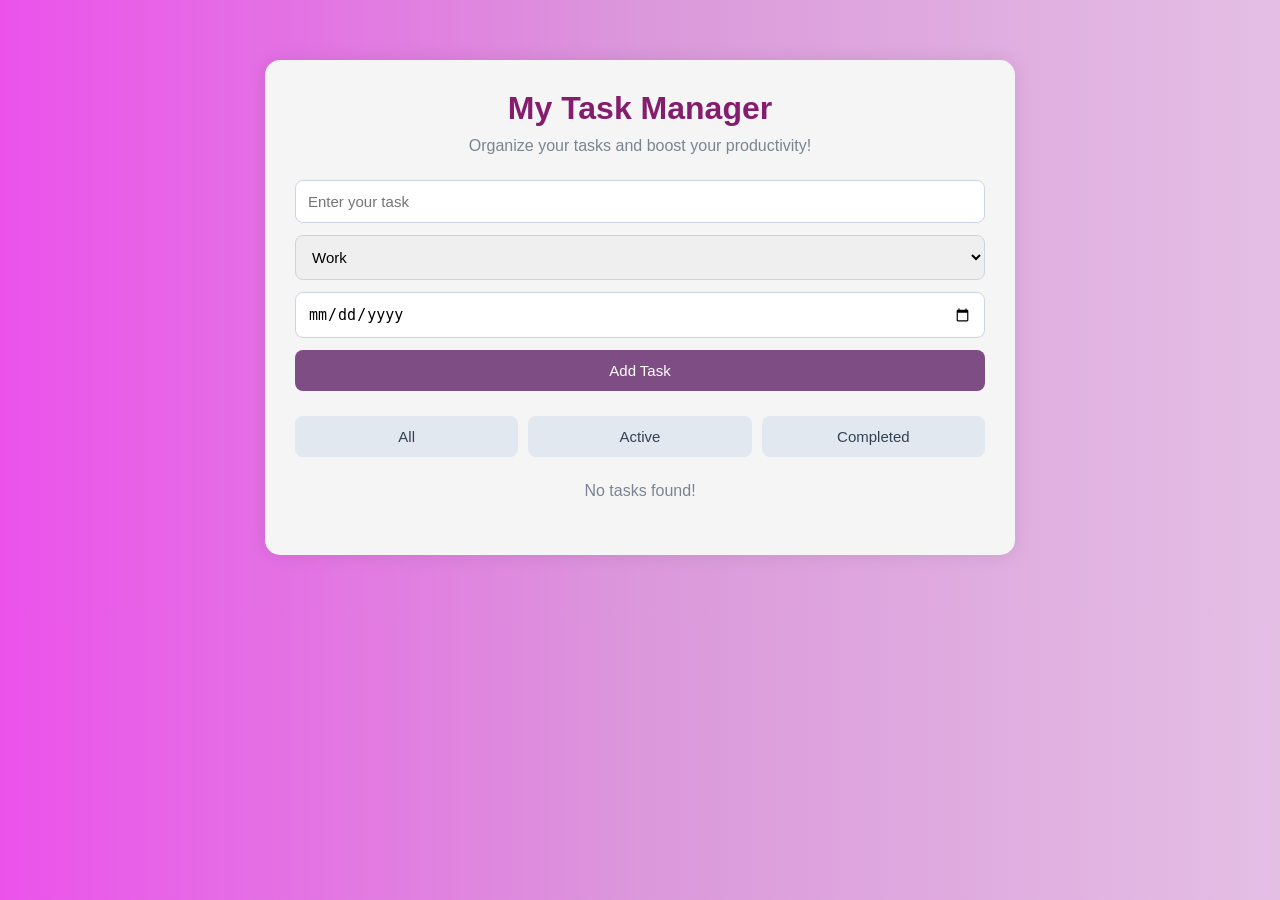
<file: index.html>
<!DOCTYPE html>
<html lang="en">
<head>
    <meta charset="UTF-8">
    <meta name="viewport" content="width=device-width, initial-scale=1.0">
    <title>Dynamic Task Manager</title>
    <link rel="stylesheet" href="style.css">
</head>
<body>

    <div class="container">
        <h1>My Task Manager</h1>
        <p>Organize your tasks and boost your productivity!</p>

        <div class="task-form">
            <input type="text" id="taskInput" placeholder="Enter your task">

            <select id="category">
                <option value="Work">Work</option>
                <option value="Personal">Personal</option>
                <option value="Study">Study</option>
            </select>

            <input type="date" id="dueDate">

            <button id="addTaskBtn">Add Task</button>
        </div>

        <div class="filters">
            <button data-filter="all">All</button>
            <button data-filter="active">Active</button>
            <button data-filter="completed">Completed</button>
        </div>

        <ul id="taskList"></ul>
    </div>

    <script src="script.js"></script>
</body>
</html>
</file>
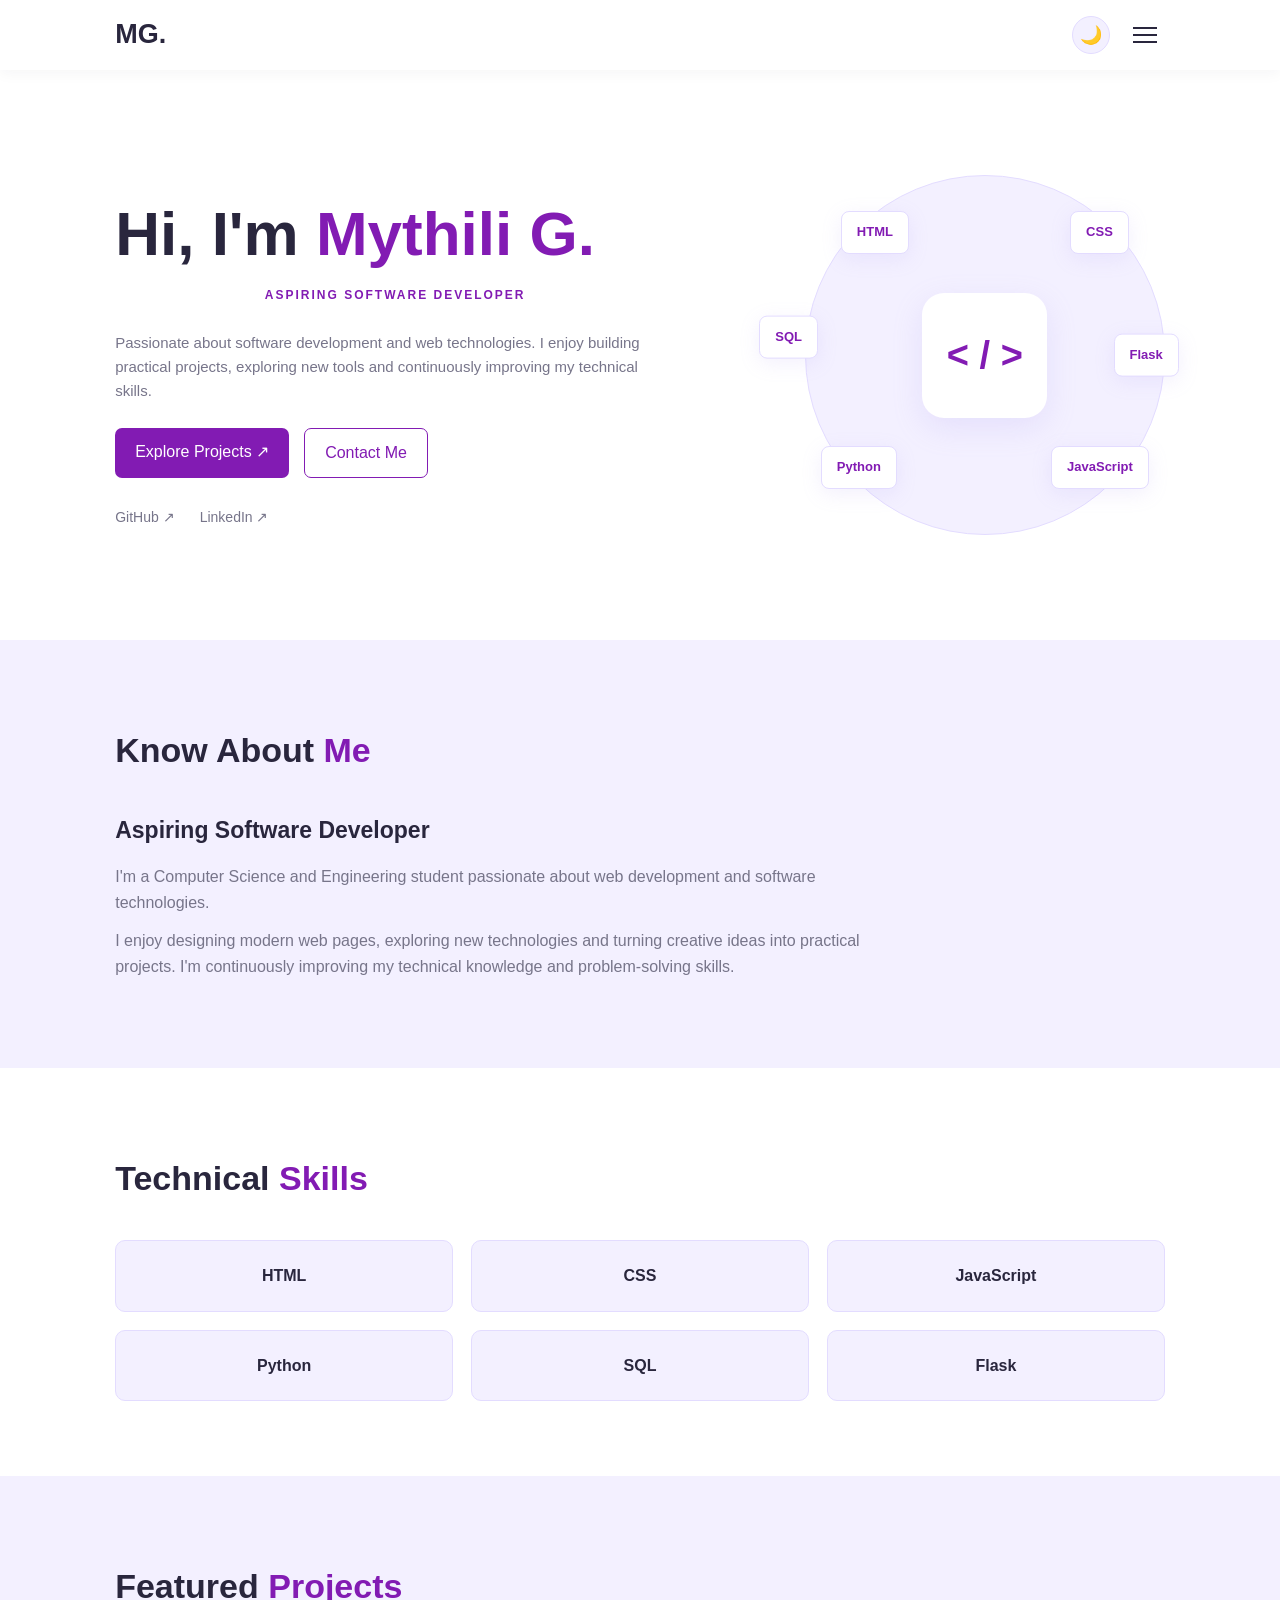
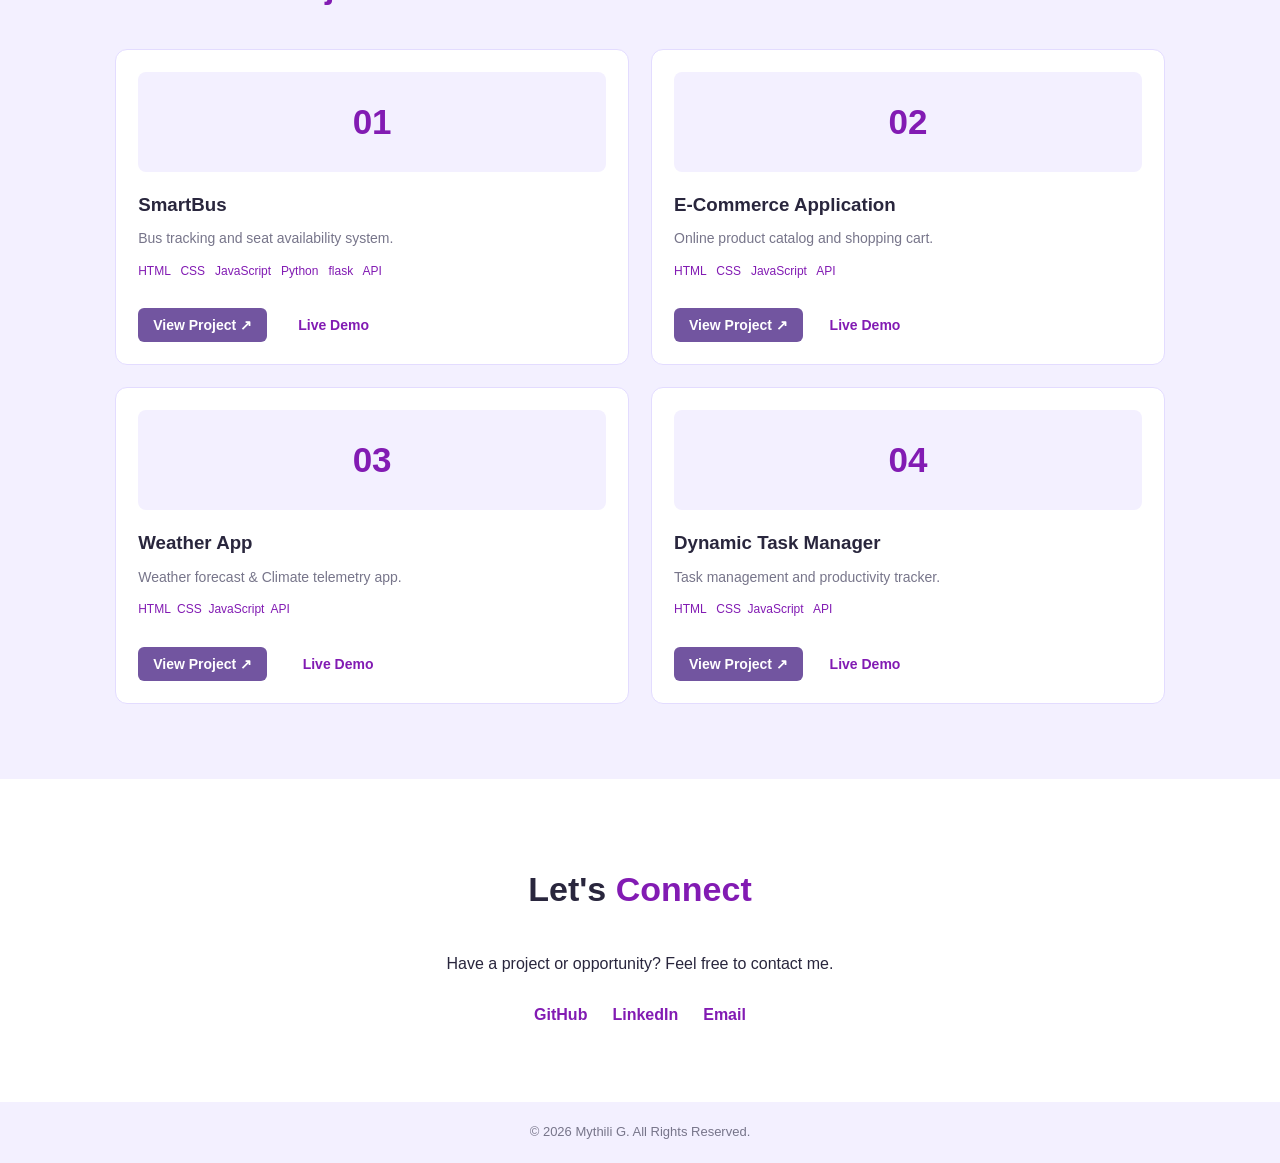
<file: portfolio/index.html>
<!DOCTYPE html>
<html lang="en">
<head>
    <meta charset="UTF-8">
    <meta name="viewport" content="width=device-width, initial-scale=1.0">
    <title>Mythili G | Portfolio</title>
    <link rel="stylesheet" href="style.css">
</head>
<body>
    <header>
    <nav class="navbar">

        <a href="#home" class="logo">MG.</a>

        <div class="nav-links" id="navLinks">
            <a href="#home">Home</a>
            <a href="#about">About</a>
            <a href="#skills">Skills</a>
            <a href="#projects">Projects</a>
            <a href="#contact">Contact</a>
        </div>

        <div class="nav-actions">
            <button class="theme-toggle" id="themeToggle">🌙</button>

            <button class="menu-toggle" id="menuToggle"
                aria-label="Toggle menu" aria-expanded="false">
                <span></span>
                <span></span>
                <span></span>
            </button>
        </div>

    </nav>
</header>

    

    <!-- Home -->
    <section id="home" class="home">
        <div class="home-content">

    

            <h1>Hi, I'm <span>Mythili G.</span></h1>
             
            <p class="tag">ASPIRING SOFTWARE DEVELOPER</p>
             <br>
             <p>
                Passionate about software development and web technologies.
                I enjoy building practical projects, exploring new tools
                and continuously improving my technical skills.
            </p>

            <div class="home-buttons">
                <a href="#projects" class="btn">Explore Projects ↗</a>
                <a href="#contact" class="btn btn-outline">Contact Me</a>
            </div>

            <div class="social-links">
                <a href="https://github.com/mythiligovind8-alt" target="_blank">GitHub ↗</a>
                <a href="https://www.linkedin.com/in/mythili-g-250200379/" target="_blank">LinkedIn ↗</a>
            </div>
        </div>

        <div class="home-visual">

    <div class="code-box">
        <span>&lt; / &gt;</span>
    </div>

    <div class="tech tech-html">HTML</div>
    <div class="tech tech-css">CSS</div>
    <div class="tech tech-js">JavaScript</div>
    <div class="tech tech-python">Python</div>
    <div class="tech tech-sql">SQL</div>
    <div class="tech tech-flask">Flask</div>

</div>
    </section>

    <!-- About -->
    <section id="about" class="about section">
        <div class="section-title">
           
            <h2>Know About <span>Me</span></h2>
        </div>

        <div class="about-content">
            <h3>Aspiring Software Developer</h3>
            <p>
                I'm a Computer Science and Engineering student
                passionate about web development and software technologies.
            </p>
            <p>
                I enjoy designing modern web pages, exploring new
                technologies and turning creative ideas into practical
                projects. I'm continuously improving my technical
                knowledge and problem-solving skills.
            </p>
        </div>
    </section>

    <!-- Skills -->
    <section id="skills" class="skills section">
        <div class="section-title">
           
            <h2>Technical <span>Skills</span></h2>
        </div>

        <div class="skills-list">
            <div class="skill">HTML</div>
            <div class="skill">CSS</div>
            <div class="skill">JavaScript</div>
            <div class="skill">Python</div>
            <div class="skill">SQL</div>
            <div class="skill">Flask</div>
        </div>
    </section>

    <!-- Projects -->
    <section id="projects" class="projects section">
        <div class="section-title">
            
            <h2>Featured <span>Projects</span></h2>
        </div>

        <div class="projects-list">

            <article class="project-card">
                <div class="project-preview">01</div>
                <h3>SmartBus</h3>
                <p>Bus tracking and seat availability system.</p>
                <span>HTML &nbsp;  CSS &nbsp; JavaScript &nbsp; Python &nbsp; flask &nbsp; API</span>
                 <button class="view-project"
                  data-title="SmartBus"
                   data-description="Real-time bus tracking and seat availability system. Users can track buses and check available seats before the bus reaches their stop."
                   data-tech="HTML, CSS, JavaScript, Python, Flask, API"
                    data-features="Real-time bus tracking|Seat availability checking|Bus route information|Booking system">
                    View Project ↗
                 </button>
                 &nbsp;&nbsp; &nbsp;&nbsp;
                 <a href="https://smartbus-9837.ai.studio/?utm_source=chatgpt.com" target="_blank">Live Demo</a>
            </article>

            <article class="project-card">
                <div class="project-preview">02</div>
                <h3>E-Commerce Application</h3>
                <p>Online product catalog and shopping cart.</p>
                <span>HTML &nbsp; CSS &nbsp; JavaScript &nbsp; API</span>
                <button class="view-project"
                data-title="E-Commerce Application"
                 data-description="An interactive online shopping application that allows users to browse products, search and filter items, manage their shopping cart, update quantities, and calculate the total price with a simple checkout process."
                 data-tech="HTML, CSS, JavaScript, Fake Store API"
                 data-features="Product listing|Search and filter|Add to cart|Quantity update|Cart total calculation|Checkout">
    

                 
                 View Project ↗
                
            </button> 
            &nbsp;&nbsp;&nbsp;&nbsp;
            <a href="https://6af73e373ad7e8662e2835aa--poetic-fox-883229.netlify.app" target="_blank">Live Demo</a>⁠

            </article>

            <article class="project-card">
                <div class="project-preview">03</div>
                <h3>Weather App</h3>
                <p>Weather forecast & Climate telemetry app.</p>
                <span>HTML&nbsp;  CSS&nbsp;  JavaScript&nbsp;  API</span>
                  <button class="view-project"
                     data-title="Weather App"
                    data-description="A responsive weather application that provides real-time weather information and forecast details using a weather API, helping users stay updated about current weather conditions."
                     data-tech="HTML, CSS, JavaScript, Weather API"
                     data-features="Weather information|API integration|Weather forecast display">
                     View Project ↗
                    </button>
                    &nbsp;&nbsp; &nbsp; &nbsp;

                 <a href="https://task-3weather-app.netlify.app/" target="_blank">Live Demo</a>

            </article>

            <article class="project-card">
                <div class="project-preview">04</div>
                <h3> Dynamic Task Manager</h3>
                <p>Task management and productivity tracker.</p>
                <span>HTML &nbsp; CSS  &nbsp;JavaScript &nbsp; API</span>
                <button class="view-project"
                data-title="Dynamic Task Manager"
                data-description="A task management application that helps users organize daily activities, create and manage tasks, track task progress, and improve productivity through a simple and interactive interface."


                 data-tech="HTML, CSS, JavaScript,API"
                 data-features="Add tasks|Manage tasks|Track task progress">
                 View Project ↗
                 </button>
                 &nbsp;&nbsp;&nbsp;&nbsp;
                 <a href="https://6af73e373ad7e8662e2835aa--poetic-fox-883229.netlify.app⁠" target="_blank">Live Demo</a>



            </article>

        </div>

<!-- PROJECT DETAILS POPUP -->
<div class="project-modal" id="projectModal">
    <div class="modal-content">

        <button class="modal-close" id="modalClose">&times;</button>

        <h2 id="modalTitle">Project Name</h2>

        <p id="modalDescription"></p>

        <h3>Technologies Used</h3>
        <p id="modalTech"></p>

        <h3>Key Features</h3>
        <ul id="modalFeatures"></ul>

    </div>
</div>

    </section>

    <!-- Contact -->
    <section id="contact" class="contact section">
        <div class="section-title">
           
            <h2>Let's <span>Connect</span></h2>
        </div>

        <p>Have a project or opportunity? Feel free to contact me.</p>

        <div class="contact-links">
            <a href="https://github.com/mythiligovind8-alt" target="_blank">GitHub</a>
            <a href="https://www.linkedin.com/in/mythili-g-250200379/" target="_blank">LinkedIn</a>
            <a href="mailto:mythilig823@gmail.com">Email</a>
        </div>
    </section>

    <!-- Footer -->
    <footer>
        <p>© 2026 Mythili G. All Rights Reserved.</p>
    </footer>

    <script src="script.js"></script>
</body>
</html>
</file>
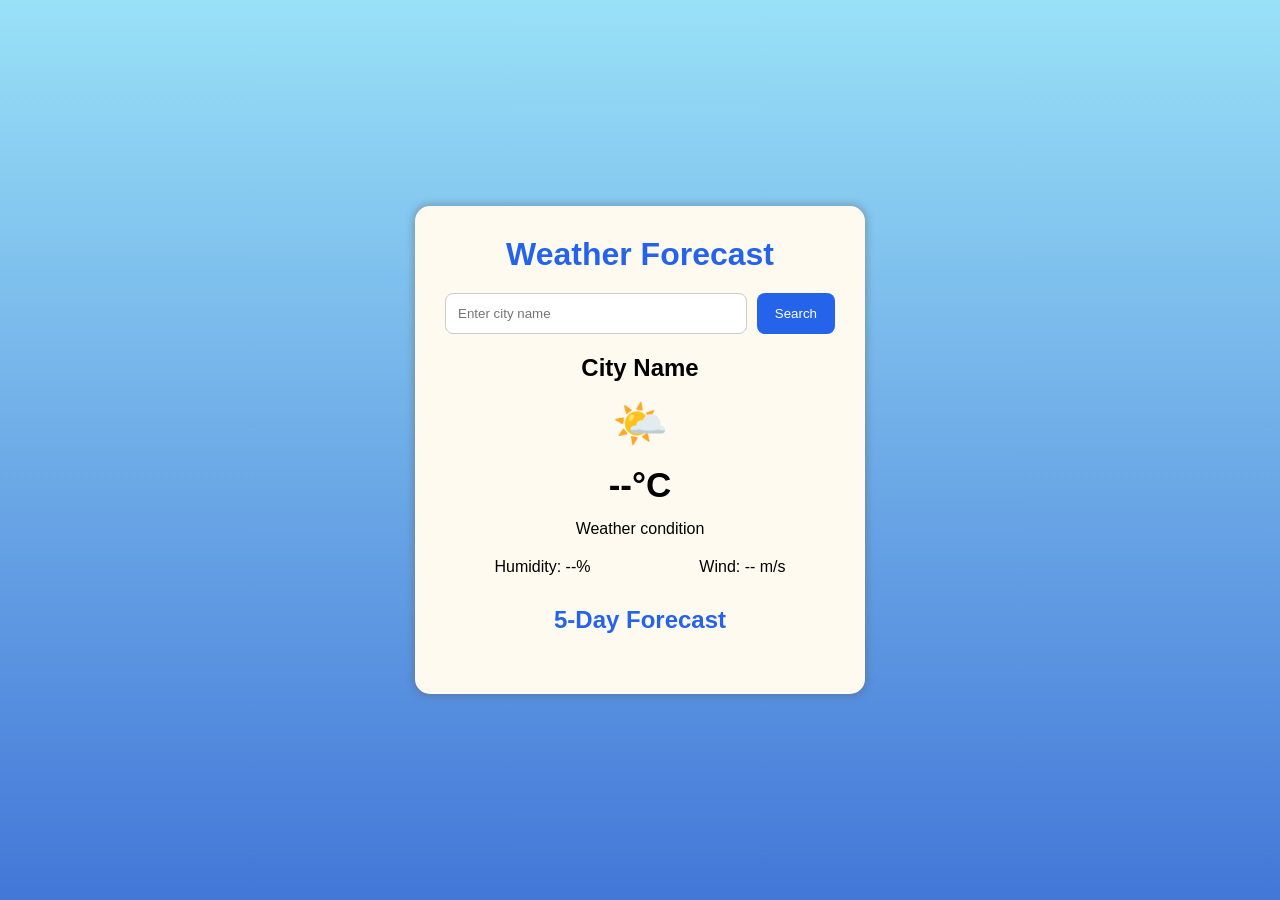
<file: Task-3-Weather-App/index.html>
<!DOCTYPE html>
<html lang="en">
<head>
    <meta charset="UTF-8">
    <meta name="viewport" content="width=device-width, initial-scale=1.0">
    <title>Weather Forecast App</title>

    <link rel="stylesheet" href="style.css">
</head>
<body>

    <div class="container">
        <h1>Weather Forecast</h1>

        <div class="search-box">
            <input type="text" id="cityInput" placeholder="Enter city name">
            <button id="searchBtn">Search</button>
        </div>

        <div id="weatherInfo" class="weather-info">
            <h2 id="cityName">City Name</h2>
            <p id="weatherIcon">🌤️</p>
            <p id="temperature" class="temperature">--°C</p>
            <p id="description">Weather condition</p>

            <div class="details">
                <p>Humidity: <span id="humidity">--</span>%</p>
                <p>Wind: <span id="wind">--</span> m/s</p>
            </div>
        </div>
        <div class="forecast">
    <h2>5-Day Forecast</h2>
    <div id="forecastContainer"></div>
</div>


        <p id="errorMessage" class="error"></p>
    </div>

    <script src="script.js"></script>
</body>
</html>
</file>
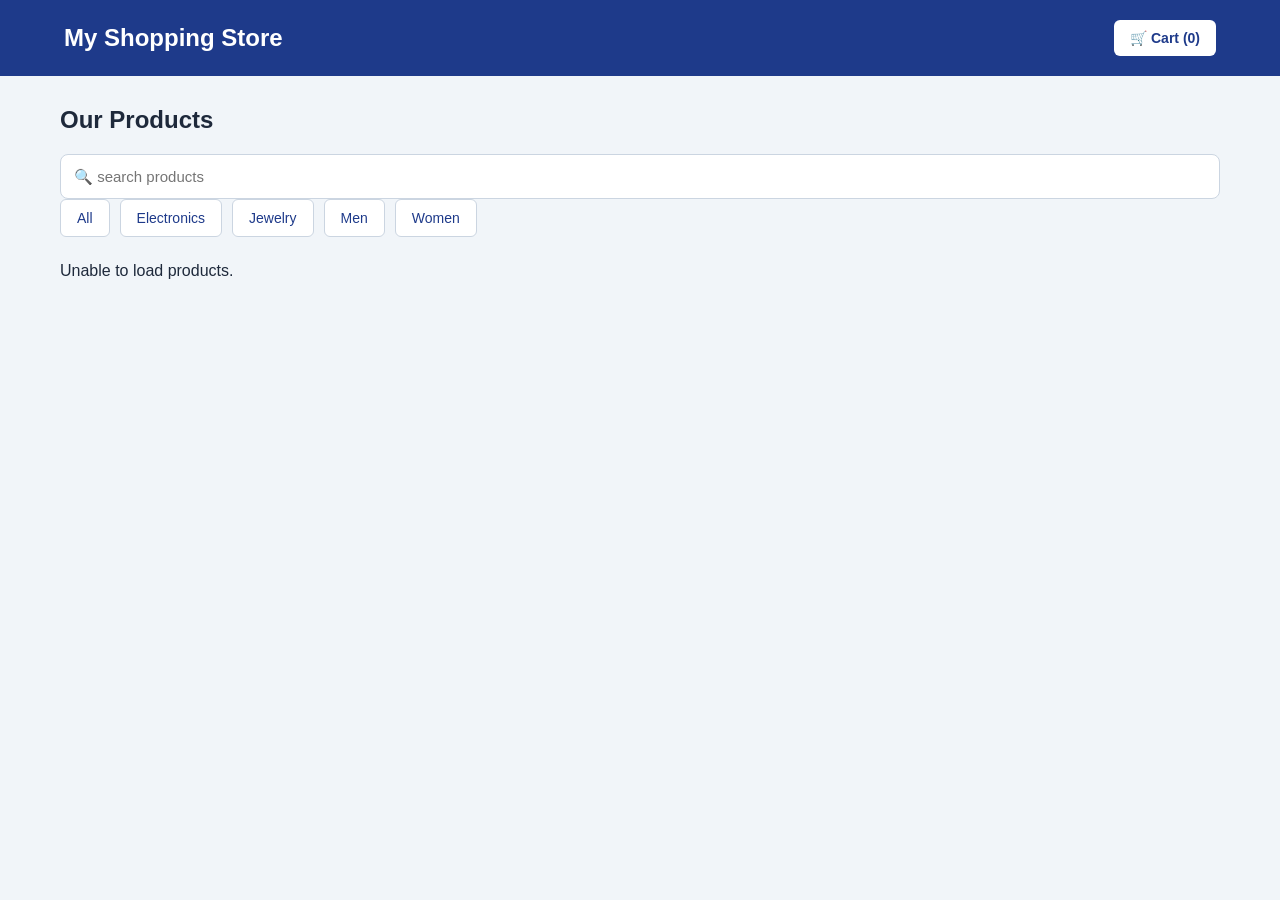
<file: Task-4-E-Commerce/index.html>
<!DOCTYPE html>
<html lang="en">
<head>
    <meta charset="UTF-8">
    <meta name="viewport" content="width=device-width, initial-scale=1.0">
    <title>My Shopping Store 📢</title>
    <link rel="stylesheet" href="style.css">
</head>
<body>

    <header>
        <h1>My Shopping Store</h1>
        <button id="cartBtn">🛒 Cart (0)</button>
    </header>

    <main>
        <h2>Our Products</h2>
        <div classs="search-box">
            <input type="text" id="searchInput" placeholder="🔍 search products">
        </div>

        <div class="filters">
            <button class="filter-btn" data-category="all">All</button>
            <button class="filter-btn" data-category="electronics">Electronics</button>
            <button class="filter-btn" data-category="jewelery">Jewelry</button>
            <button class="filter-btn" data-category="men's clothing">Men</button>
            <button class="filter-btn" data-category="women's clothing">Women</button>
        </div>

        <div id="productContainer"></div>
        <!-- Shopping Cart Drawer -->
<div id="cartDrawer" class="cart-drawer">

    <div class="cart-header">
        <h2>🛒 Your Cart</h2>
        <button id="closeCart">✖</button>
    </div>

    <div id="cartItems"></div>

    <div class="cart-summary">
        <p>Subtotal: $<span id="subtotal">0.00</span></p>
        <p>Tax: $<span id="tax">0.00</span></p>
        <p>Shipping: $<span id="shipping">0.00</span></p>
        <h3>Total: $<span id="total">0.00</span></h3>

        <button id="checkoutBtn">Proceed to Checkout</button>
    </div>

</div>



    </main>

    <script src="script.js"></script>
</body>
</html>
</file>
<file: style.css>
* {
    margin: 0;
    padding: 0;
    box-sizing: border-box;
}

body {
    font-family: Arial, sans-serif;
    background:linear-gradient(to right,rgb(235, 82, 235), rgb(219, 152, 219),rgb(228, 191, 228));
    padding: 30px 15px;
}

.container {
    max-width: 750px;
    margin: 30px auto;
    background:whitesmoke;
    padding: 30px;
    border-radius: 15px;
    box-shadow: 0 0 20px rgba(0, 0, 0, 0.09);
}

h1 {
    text-align: center;
    color: #851d6e;
    margin-bottom: 10px;
}

p {
    text-align: center;
    color: #7b8492;
    margin-bottom: 25px;
}

.task-form {
    display: flex;
    flex-direction: column;
    gap: 12px;
}

input,
select {
    width: 100%;
    padding: 12px;
    border: 1px solid #cbd5e1;
    border-radius: 8px;
    font-size: 15px;
}

button {
    padding: 12px 16px;
    border: none;
    border-radius: 8px;
    background: #7e4d83;
    color: white;
    font-size: 15px;
    cursor: pointer;
    transition: background 0.3s;
}

button:hover {
    background: #b8bcc7;
}

.filters {
    display: flex;
    gap: 10px;
    margin: 25px 0;
}

.filters button {
    flex: 1;
    background: #e2e8f0;
    color: #334155;
}

.filters button:hover {
    background: #bfdbfe;
}

#taskList {
    list-style: none;
}

.task-item {
    display: flex;
    align-items: center;
    justify-content: space-between;
    gap: 12px;
    padding: 15px;
    margin-bottom: 12px;
    border: 1px solid #e2e8f0;
    border-radius: 10px;
    background: #f8fafc;
}

.task-info {
    flex: 1;
    overflow-wrap: anywhere;
}

.task-info small {
    display: block;
    margin-top: 7px;
    color: #64748b;
}

.task-item.completed .task-title {
    text-decoration: line-through;
    color: #94a3b8;
}

.task-actions {
    display: flex;
    flex-wrap: wrap;
    gap: 6px;
}

.task-actions button {
    padding: 8px 10px;
    font-size: 13px;
}

.task-actions .delete-btn {
    background: #dc2626;
}

.task-actions .edit-btn {
    background: #059669;
}

@media (max-width: 480px) {
    .container {
        padding: 20px 15px;
    }

    .filters {
        gap: 5px;
    }

    .filters button {
        padding: 10px 5px;
        font-size: 13px;
    }

    .task-item {
        align-items: flex-start;
        flex-direction: column;
    }
}
</file>
<file: portfolio/style.css>
/* BASIC */
* {
    margin: 0;
    padding: 0;
    box-sizing: border-box;
    scroll-behavior: smooth;
}

:root {
    --purple: #821bb3;
    --light: #f3f0ff;
    --lavender: #e3dcff;
    --dark: #29263d;
    --gray: #77758a;
    --white: #ffffff;
}

body {
    font-family: Arial, sans-serif;
    background: var(--white);
    color: var(--dark);
    line-height: 1.6;
}

a {
    text-decoration: none;
    color: inherit;
}

section {
    scroll-margin-top: 80px;
}

.section {
    padding: 75px 9%;
}


/* NAVBAR */
header {
    position: sticky;
    top: 0;
    z-index: 100;
    background: var(--white);
    box-shadow: 0 2px 15px #29263d0d;
}

.navbar {
    min-height: 70px;
    padding: 0 9%;
    display: flex;
    align-items: center;
    justify-content: space-between;
}

.logo {
    font-family: 'Lucida Sans', 'Lucida Sans Regular',
        'Lucida Grande', 'Lucida Sans Unicode', Geneva, Verdana, sans-serif;
    font-size: 27px;
    font-weight: bold;
    color: var(--dark);
}

/* NAVIGATION LINKS */
.nav-links {
    display: none;
    position: absolute;
    top: 70px;
    right: 9%;
    min-width: 190px;
    padding: 20px;
    background: var(--white);
    border: 1px solid var(--lavender);
    border-radius: 10px;
    box-shadow: 0 8px 20px #29263d15;
    flex-direction: column;
    gap: 18px;
}

.nav-links.active {
    display: flex;
}

.nav-links a {
    font-size: 14px;
    transition: 0.3s;
}

.nav-links a:hover {
    color: var(--purple);
    transform: translateY(-3px);
}

/* THEME AND MENU BUTTONS */
.nav-actions {
    display: flex;
    align-items: center;
    gap: 15px;
}

.theme-toggle {
    width: 40px;
    height: 40px;
    display: inline-flex;
    align-items: center;
    justify-content: center;
    border: 1px solid var(--lavender);
    border-radius: 50%;
    background: var(--light);
    font-size: 19px;
    cursor: pointer;
}

.menu-toggle {
    display: flex;
    flex-direction: column;
    gap: 5px;
    padding: 8px;
    border: none;
    background: none;
    cursor: pointer;
}

.menu-toggle span {
    width: 24px;
    height: 2px;
    background: var(--dark);
}

/* BUTTON */
.btn {
    background: var(--purple);
    color: white;
    padding: 11px 20px;
    border-radius: 7px;
    transition: 0.3s;
}

.btn:hover {
    background: #8978d6;
    transform: translateY(-3px);
}

/* HOME */
.home {
    min-height: 570px;
    padding: 80px 9%;
    display: flex;
    align-items: center;
    justify-content: space-between;
    gap: 30px;
}

.home-content {
    max-width: 560px;
}

.tag, .section-title p {
    text-align: center;
    color: var(--purple);
    font-size: 12px;
    font-weight: bold;
    letter-spacing: 2px;
}

.home h1 {
    font-size: clamp(38px, 6vw, 62px);
    margin: 15px 0;
    line-height: 1.2;
}

.home h1 span, .home h2,
.section-title h2 span {
    color: var(--purple);
}



.home-content > p:not(.tag) {
    color: var(--gray);
    font-size: 15px;
}

.home-buttons {
    display: flex;
    gap: 15px;
    margin-top: 25px;
    flex-wrap: wrap;
}

.btn-outline {
    background: white;
    color: var(--purple);
    border: 1px solid var(--purple);
}

.btn-outline:hover {
    color: white;
}

.social-links {
    display: flex;
    gap: 25px;
    margin-top: 28px;
    color: var(--gray);
    font-size: 14px;
}

.social-links a:hover {
    color: var(--purple);
}

/* HOME TECH DESIGN */
.home-visual {
    width: 360px;
    height: 360px;
    flex-shrink: 0;
    position: relative;
    display: grid;
    place-items: center;
    border-radius: 50%;
    background: var(--light);
    border: 1px solid var(--lavender);
}

.code-box {
    width: 125px;
    height: 125px;
    display: grid;
    place-items: center;
    background: white;
    border-radius: 22px;
    box-shadow: 0 10px 30px #a99aef30;
    z-index: 2;
}

.code-box span {
    color: var(--purple);
    font-size: 38px;
    font-weight: bold;
}

.tech {
    position: absolute;
    padding: 10px 15px;
    background: white;
    color: var(--purple);
    border: 1px solid var(--lavender);
    border-radius: 8px;
    box-shadow: 0 5px 20px #a99aef25;
    font-size: 13px;
    font-weight: bold;
    animation: float 3s ease-in-out infinite;
    z-index: 3;
}

.tech-html {
    top: 35px;
    left: 35px;
}

.tech-css {
    top: 35px;
    right: 35px;
    animation-delay: .5s;
}

.tech-js {
    bottom: 45px;
    right: 15px;
    animation-delay: 1s;
}

.tech-python {
    bottom: 45px;
    left: 15px;
    animation-delay: 1.5s;
}

.tech-sql {
    top: 45%;
    left: -13%;
    transform: translatey(-50%);
    animation-delay: 2s;
}

.tech-flask {
    top: 50%;
    right: -15px;
    transform: translateY(-50%);
    animation-delay: 2.5s;
}

@keyframes float {
    50% {
        translate: 0 -7px;
    }
}

/* SECTION TITLES */
.section-title {
    margin-bottom: 35px;
}

.section-title h2 {
    font-size: 34px;
    margin-top: 8px;
}

/* ABOUT */
.about {
    background: var(--light);
}

.about-content {
    max-width: 750px;
}

.about-content h3 {
    font-size: 23px;
    margin-bottom: 15px;
}

.about-content p {
    color: var(--gray);
    margin-bottom: 13px;
}

/* SKILLS */
.skills-list {
    display: grid;
    grid-template-columns: repeat(3, 1fr);
    gap: 18px;
}

.skill {
    padding: 22px;
    text-align: center;
    background: var(--light);
    border: 1px solid var(--lavender);
    border-radius: 10px;
    font-weight: bold;
    transition: 0.3s;
}

.skill:hover {
    background: var(--purple);
    color: white;
    transform: translateY(-5px);
}

/* PROJECTS */
.projects {
    background: var(--light);
}

.projects-list {
    display: grid;
    grid-template-columns: repeat(2, 1fr);
    gap: 22px;
}

.project-card {
    padding: 22px;
    background: white;
    border: 1px solid var(--lavender);
    border-radius: 12px;
    transition: 0.3s;
}

.project-card:hover {
    transform: translateY(-7px);
    box-shadow: 0 12px 25px #a99aef25;
}

.project-preview {
    height: 100px;
    display: grid;
    place-items: center;
    background: var(--light);
    color: var(--purple);
    font-size: 35px;
    font-weight: bold;
    border-radius: 8px;
    margin-bottom: 18px;
}

.project-card h3 {
    margin-bottom: 8px;
}

.project-card p {
    color: var(--gray);
    font-size: 14px;
    margin-bottom: 12px;
}

.project-card span {
    display: block;
    color: var(--purple);
    font-size: 12px;
    margin-bottom: 15px;
}

.project-card a {
    color: var(--purple);
    font-size: 14px;
    font-weight: bold;
    
}

.project-card a:hover {
    text-decoration: none;
}

/* CONTACT */
.contact {
    text-align: center;
}

.contact-links {
    display: flex;
    justify-content: center;
    gap: 25px;
    margin-top: 25px;
    flex-wrap: wrap;
}

.contact-links a {
    color: var(--purple);
    font-weight: bold;
}

.contact-links a:hover {
    color: var(--dark);
    transform:translateY(-5px);
}

/* FOOTER */
footer {
    padding: 20px;
    text-align: center;
    background: var(--light);
    color: var(--gray);
    font-size: 13px;
}

/* ANIMATION */
@keyframes float {
    50% { transform: translateY(-10px); }
}

/* MOBILE */
@media (max-width: 800px) {
    .navbar, .home { padding-left: 6%; padding-right: 6%; }

    .nav-links {
        display: none;
        position: absolute;
        top: 70px;
        left: 0;
        width: 100%;
        padding: 20px;
        background: white;
        flex-direction: column;
        align-items: center;
        box-shadow: 0 8px 15px #29263d12;
    }

    .nav-links.active { display: flex; }
    .menu-toggle { display: flex; }
    .nav-btn { display: none; }

    .home {
        flex-direction: column;
        text-align: center;
    }

    .home-buttons, .social-links {
        justify-content: center;
    }

    .home-visual {
        width: 300px;
        height: 300px;
        margin-top: 20px;
    }

    .skills-list { grid-template-columns: repeat(2, 1fr); }
}

@media (max-width: 500px) {
    .section { padding: 55px 6%; }
    .projects-list { grid-template-columns: 1fr; }
    .skills-list { grid-template-columns: repeat(2, 1fr); }
    .section-title h2 { font-size: 28px; }
    .home-visual { width: 260px; height: 260px; }
    .tech-css { right: -5px; }
}

/* THEME TOGGLE */
.theme-toggle {
    width: 38px;
    height: 38px;
    border: 1px solid var(--lavender);
    border-radius: 50%;
    background: var(--light);
    color: var(--dark);
    cursor: pointer;
    font-size: 18px;
    transition: 0.3s;
}

.theme-toggle:hover {
    transform: rotate(40deg);
}
.nav-actions{
    display:flex;
    align-items: center;
    gap:15px;
}

@media (max-width:800px){
    .nav-actions{
        margin-left:auto;
    }
}
/* DARK MODE COLORS */
body.dark-mode {
    --white: #171525;
    --light: #211e32;
    --lavender: #c3d1d1c0;
    --purple: #8053bb;
    --dark: #f4f1ff;
    --gray: #c0bbd0;
}

/* UPDATE WHITE BACKGROUNDS */
header,
.code-box,
.tech,
.project-card,
.btn-outline {
    background: var(--white);
}

.nav-links {
    background: var(--white);
}



/* PROJECT POPUP */
.project-modal {
    display: none;
    position: fixed;
    inset: 0;
    z-index: 200;
    background: rgba(20, 18, 35, 0.65);
    align-items: center;
    justify-content: center;
    padding: 20px;
}

.project-modal.active {
    display: flex;
}

.modal-content {
    position: relative;
    width: 100%;
    max-width: 500px;
    max-height: 85vh;
    overflow-y: auto;
    padding: 35px;
    background: var(--white);
    color: var(--dark);
    border: 1px solid var(--lavender);
    border-radius: 15px;
    box-shadow: 0 15px 40px #0002;
    animation: popupShow 0.3s ease;
}

.modal-content h2 {
    color: var(--purple);
    margin-bottom: 15px;
}


/* VIEW PROJECT BUTTON */
.view-project {
    display: inline-block;
    margin-top: 12px;
    padding: 9px 15px;
    background: rgb(114, 85, 160);
    color: white;
    border: none;
    border-radius: 6px;
    font-size: 14px;
    font-weight: 600;
    cursor: pointer;
    transition: 0.3s ease;
}

.view-project:hover {
    background: #8978d6;
    transform: translateY(-3px);
    box-shadow: 0 5px 15px #a99aef40;
}

.view-project:active {
    transform: scale(0.96);
}


.modal-content h3 {
    margin: 20px 0 8px;
    font-size: 16px;
}

.modal-content p,
.modal-content li {
    color: var(--gray);
    font-size: 14px;
}

.modal-content ul {
    padding-left: 20px;
}

.modal-close {
    position: absolute;
    top: 12px;
    right: 15px;
    border: none;
    background: transparent;
    color: var(--dark);
    font-size: 28px;
    cursor: pointer;
}

@keyframes popupShow {
    from {
        opacity: 0;
        transform: translateY(15px);
    }
    to {
        opacity: 1;
        transform: translateY(0);
    }
}
</file>
<file: Task-3-Weather-App/style.css>
* {
    margin: 0;
    padding: 0;
    box-sizing: border-box;
}

body {
    font-family:'Segoe UI', Tahoma, Geneva, Verdana, sans-serif;
    background: linear-gradient(to top, #4377d8, #99e1f7);
    min-height: 100vh;
    display: flex;
    justify-content: center;
    align-items: center;
    padding: 20px;
}

.container {
    background-color:floralwhite;
    width: 100%;
    max-width: 450px;
    padding: 30px;
    border-radius: 15px;
    text-align: center;
    box-shadow:0px 0px 6px 3px rgba(94, 89, 89, 0.3);
}

h1 {
    color: #2563eb;
    margin-bottom: 20px;
}

.search-box {
    display: flex;
    gap: 10px;
    margin-bottom: 20px;
}

input {
    flex: 1;
    min-width: 0;
    padding: 12px;
    border: 1px solid #ccc;
    border-radius: 8px;
}

button {
    padding: 12px 18px;
    background: #2563eb;
    color: white;
    border: none;
    border-radius: 8px;
    cursor: pointer;
}

button:hover {
    background: #1d4ed8;
}

.weather-info {
    margin-top: 20px;
}

#weatherIcon {
    font-size: 45px;
    margin-top: 15px;
}

.temperature {
    font-size: 35px;
    font-weight: bold;
    margin: 15px 0;
}

.details {
    display: flex;
    justify-content: space-around;
    gap: 10px;
    margin-top: 20px;
}

.error {
    color: red;
    margin-top: 15px;
}
.forecast {
    margin-top: 30px;
}

.forecast h2 {
    color: #2563eb;
    margin-bottom: 15px;
}

#forecastContainer {
    display: grid;
    grid-template-columns: repeat(5, 1fr);
    gap: 8px;
}

.forecast-card {
    background: #c5c9cf;
    padding: 10px 5px;
    border-radius: 8px;
    font-size: 13px;
}
.forecast-card:nth-child(2){
    background-color: rgb(210, 215, 226);
    border-color:rgb(206, 216, 219);
}
.forecast-card:nth-child(3){
    background-color: rgb(209, 214, 216);
}
.forecast-card:nth-child(4){
    background-color: rgb(200, 208, 212);
}
.forecast-card:nth-child{
    background-color: rgb(197, 202, 206);
}

.forecast-card h3 {
    margin-bottom: 8px;
}

.forecast-card p {
    margin: 6px 0;
}

@media (max-width: 400px) {
    #forecastContainer {
        grid-template-columns: repeat(2, 1fr);
    }
}

.forecast-card h3 {
    margin-bottom: 8px;
}

.forecast-card p {
    margin: 6px 0;
}

@media (max-width: 400px) {
    #forecastContainer {
        grid-template-columns: repeat(2, 1fr);
    }
}


.forecast-card h3 {
    margin-bottom: 8px;
}

.forecast-card p {
    margin: 6px 0;
}

@media (max-width: 400px) {
    #forecastContainer {
        grid-template-columns: repeat(2, 1fr);
    }
}
</file>
<file: Task-4-E-Commerce/style.css>
* {
    margin: 0;
    padding: 0;
    box-sizing: border-box;
}

body {
    font-family: Arial, sans-serif;
    background: #f1f5f9;
    color: #1e293b;
}

header {
    background: #1e3a8a;
    color: white;
    padding: 20px 5%;
    display: flex;
    justify-content: space-between;
    align-items: center;
}

header h1 {
    font-size: 24px;
}

button {
    cursor: pointer;
    border: none;
    border-radius: 6px;
    padding: 10px 16px;
    font-size: 14px;
}

#cartBtn {
    background: white;
    color: #1e3a8a;
    font-weight: bold;
}

main {
    max-width: 1200px;
    margin: 30px auto;
    padding: 0 20px;
}

h2 {
    margin-bottom: 20px;
}

.filters {
    display: flex;
    flex-wrap: wrap;
    gap: 10px;
    margin-bottom: 25px;
}

.filter-btn {
    background: white;
    color: #1e3a8a;
    border: 1px solid #cbd5e1;
    transition: transform 0.3s ease;
}


.filter-btn:hover {
    background: #3a4e83;
    color: white;
    transform: scale(1.20);
}

#productContainer {
    display: grid;
    grid-template-columns: repeat(auto-fit, minmax(220px, 1fr));
    gap: 20px;
}

.product-card {
    background: white;
    padding: 18px;
    border-radius: 10px;
    box-shadow: 0 2px 8px rgba(0, 0, 0, 0.08);
    text-align: center;
}

.product-card img {
    width: 100%;
    height: 180px;
    object-fit: contain;
    margin-bottom: 15px;
}

.product-card h3 {
    font-size: 16px;
    margin-bottom: 10px;
}

.product-card p {
    margin-bottom: 10px;
}

.price {
    color: #15803d;
    font-size: 18px;
    font-weight: bold;
}

.add-btn {
    background: #073dd1;
    color: white;
    width: 100%;
}

.add-btn:hover {
    background: #09112b;
}

@media (max-width: 600px) {
    header h1 {
        font-size: 19px;
    }

    main {
        padding: 0 12px;
    }
}

/* Shopping Cart Drawer */

.cart-drawer {
    position: fixed;
    top: 0;
    right: -420px;
    width: 400px;
    max-width: 100%;
    height: 100vh;
    background: white;
    padding: 20px;
    box-shadow: -4px 0 15px rgba(0, 0, 0, 0.15);
    z-index: 1000;
    transition: right 0.3s ease;
    overflow-y: auto;
}

.cart-drawer.active {
    right: 0;
}

.cart-header {
    display: flex;
    justify-content: space-between;
    align-items: center;
    margin-bottom: 25px;
}

#closeCart {
    background: #fee2e2;
    color: #dc2626;
    font-size: 18px;
}

.cart-item {
    display: flex;
    align-items: center;
    gap: 12px;
    padding: 15px 0;
    border-bottom: 1px solid #e2e8f0;
}

.cart-item img {
    width: 65px;
    height: 65px;
    object-fit: contain;
}

.cart-item-details {
    flex: 1;
}

.cart-item-details h4 {
    font-size: 13px;
    margin-bottom: 8px;
}

.quantity-controls {
    display: flex;
    align-items: center;
    gap: 10px;
    margin-top: 8px;
}

.quantity-controls button {
    padding: 5px 10px;
    background: #dbeafe;
    color: #0f2668;
}

.remove-btn {
    background: #fee2e2;
    color: #dc2626;
    padding: 7px;
}

.cart-summary {
    margin-top: 25px;
    border-top: 2px solid #e2e8f0;
    padding-top: 20px;
}

.cart-summary p,
.cart-summary h3 {
    margin-bottom: 12px;
}

#checkoutBtn {
    width: 100%;
    background: #293246;
    color: white;
    margin-top: 15px;
    padding: 14px;
    font-weight: bold;
}
.search-box{
    margin-bottom:20px;
}
#searchInput{
    width:100%;
    padding:13px;
    border: 1px solid #cbd5e1;
    border-radius:8px;
    font-size: 15px;
    outline: none;
}
#searchInput:focus{
    border-color:#cdd3df;
}
</file>
